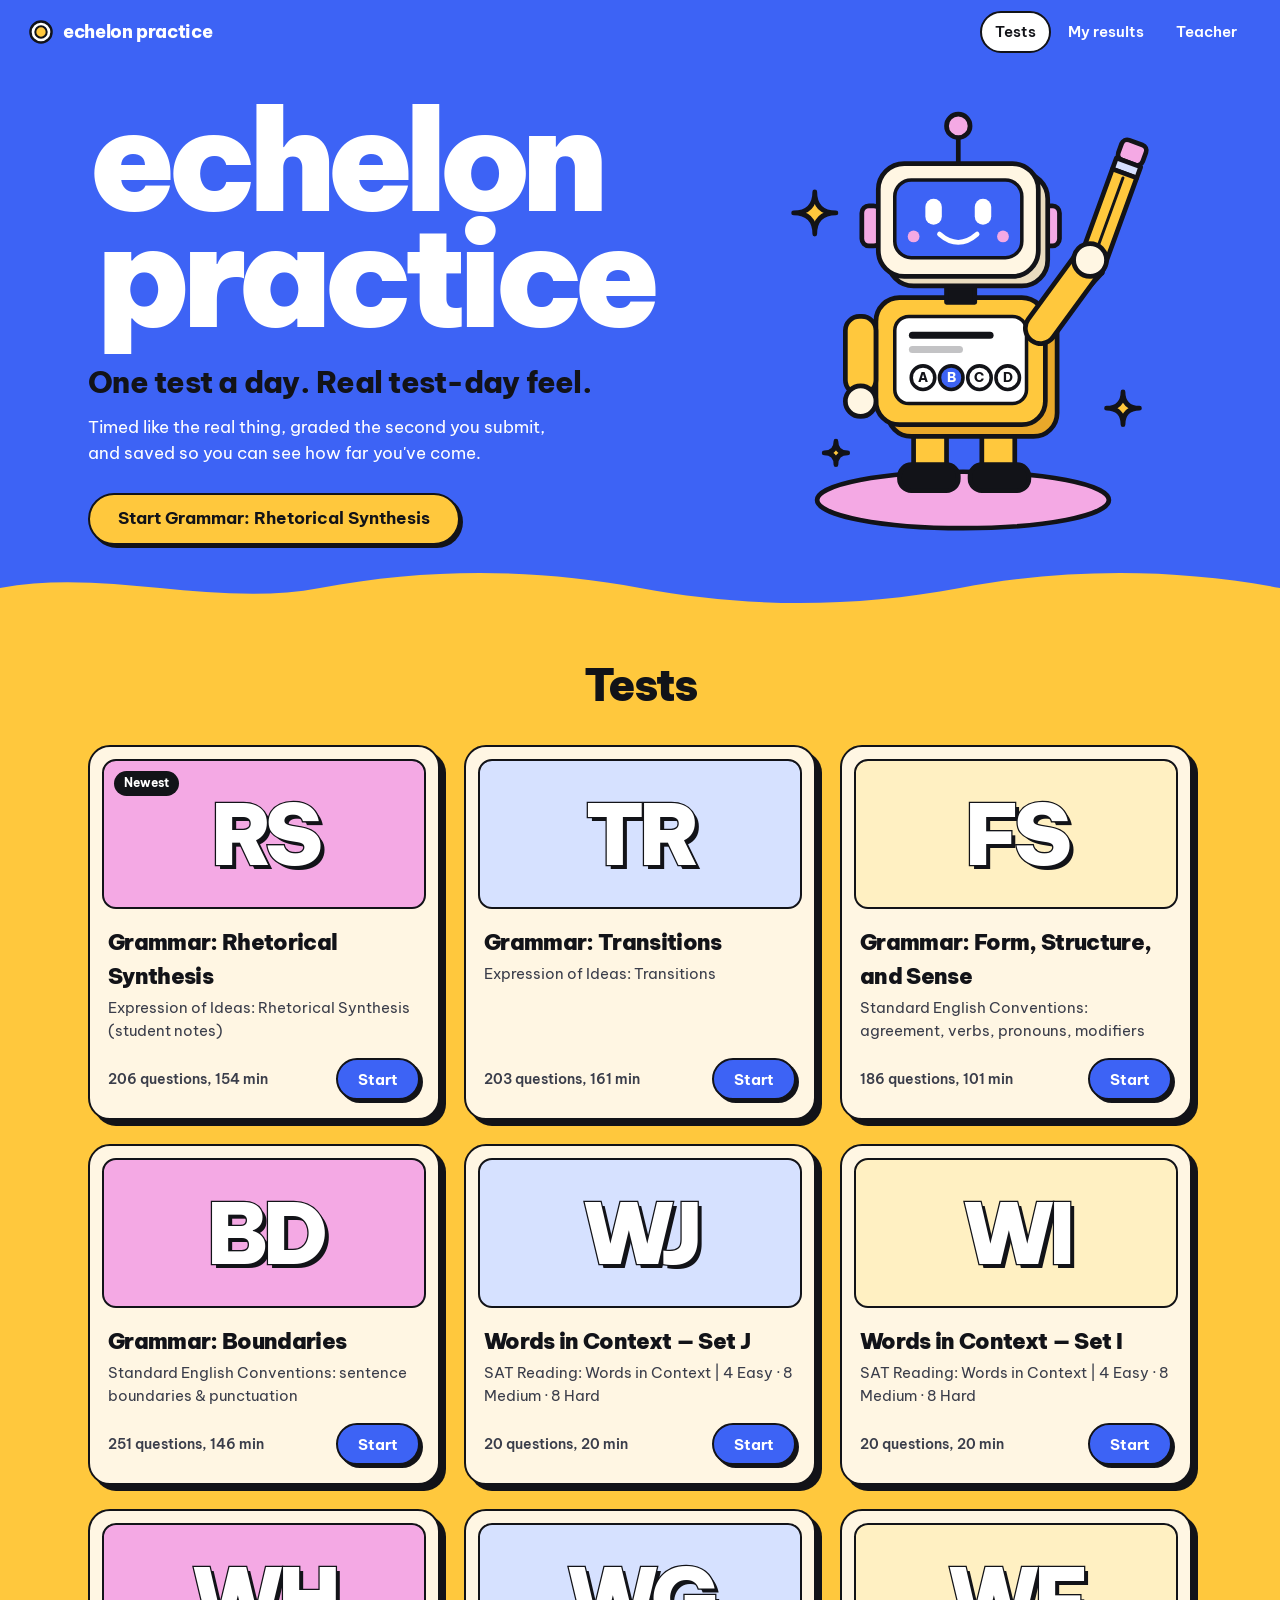
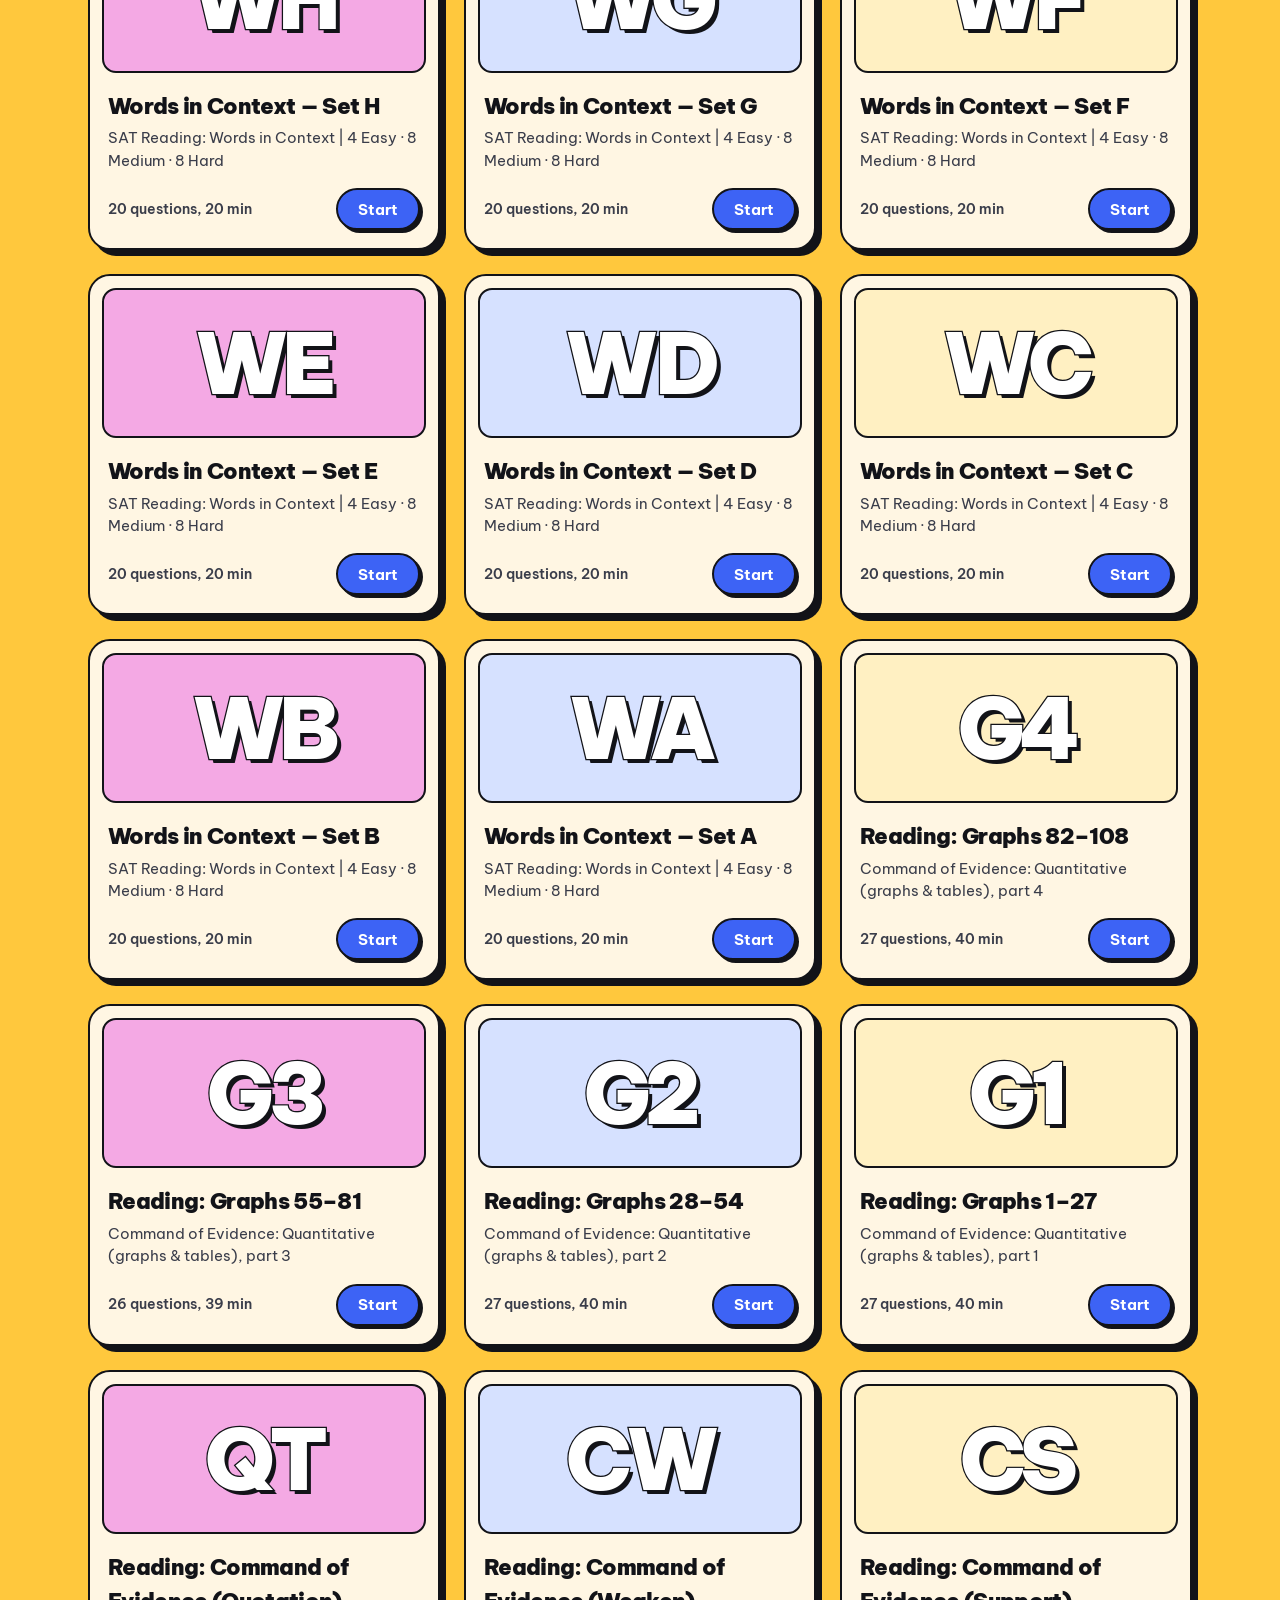
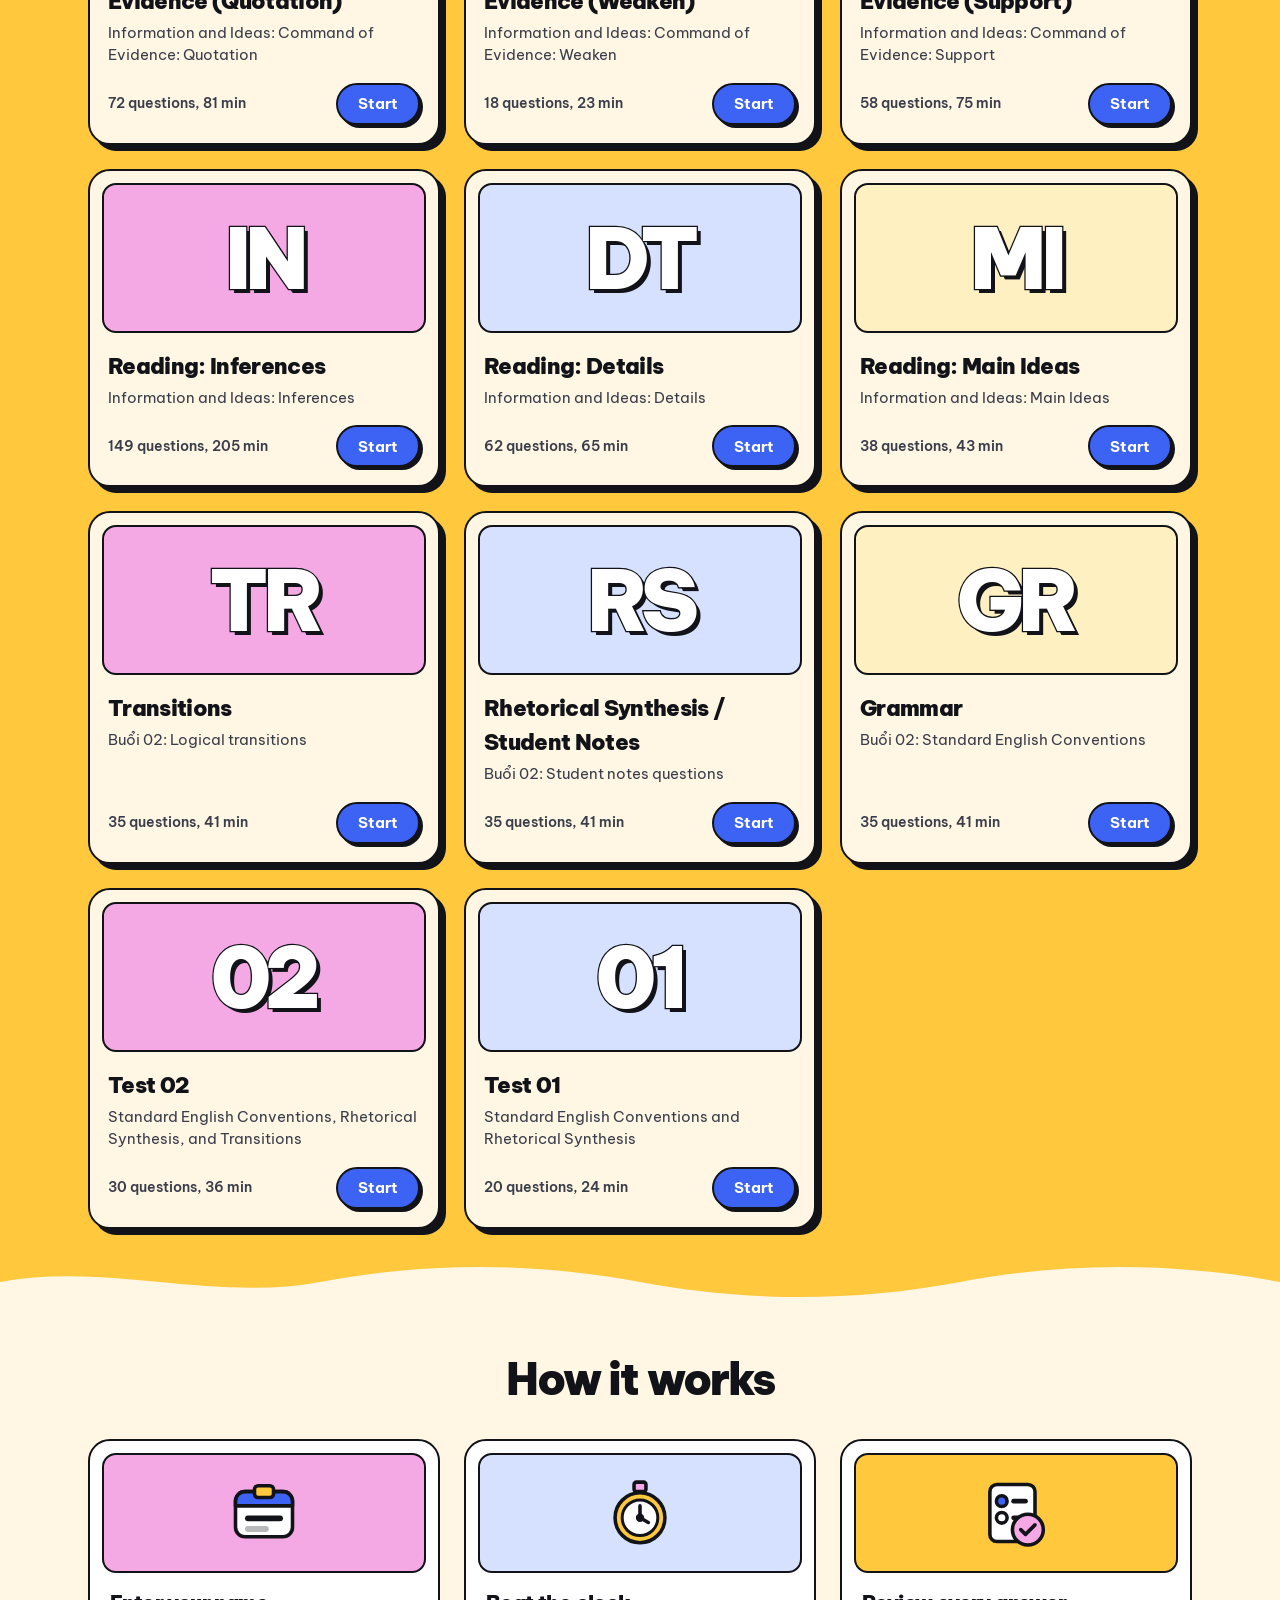
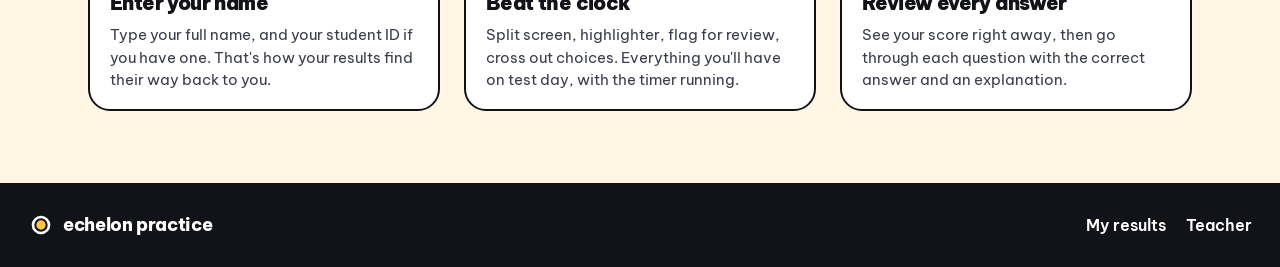
<file: index.html>
<!doctype html>
<html lang="en">
<head>
<meta charset="utf-8">
<meta name="viewport" content="width=device-width, initial-scale=1">
<meta name="theme-color" content="#3D63F5">
<link rel="icon" href="data:image/svg+xml,%3Csvg xmlns='http://www.w3.org/2000/svg' viewBox='0 0 32 32'%3E%3Ccircle cx='16' cy='16' r='13' fill='%233D63F5' stroke='%23121318' stroke-width='3'/%3E%3Ccircle cx='16' cy='16' r='7' fill='%23FFC83D' stroke='%23121318' stroke-width='2.5'/%3E%3C/svg%3E">
<link rel="preconnect" href="https://fonts.googleapis.com">
<link rel="preconnect" href="https://fonts.gstatic.com" crossorigin>
<link rel="stylesheet" href="https://fonts.googleapis.com/css2?family=Be+Vietnam+Pro:wght@400;500;600;700;800;900&family=Source+Serif+4:opsz,wght@8..60,400;8..60,600&display=swap">
<link rel="stylesheet" href="components/UI/styles.css">
<title>Practice tests</title>
</head>
<body>
<div id="app"></div>
<script src="config.js"></script>
<script src="questions/data/manifest.js"></script>
<script src="logic/util.js"></script>
<script src="logic/qbank.js"></script>
<script src="logic/scoring.js"></script>
<script src="student-history/storage.js"></script>
<script src="components/UI/art.js"></script>
<script src="components/UI/chrome.js"></script>
<script src="components/UI/library.js"></script>
</body>
</html>
</file>
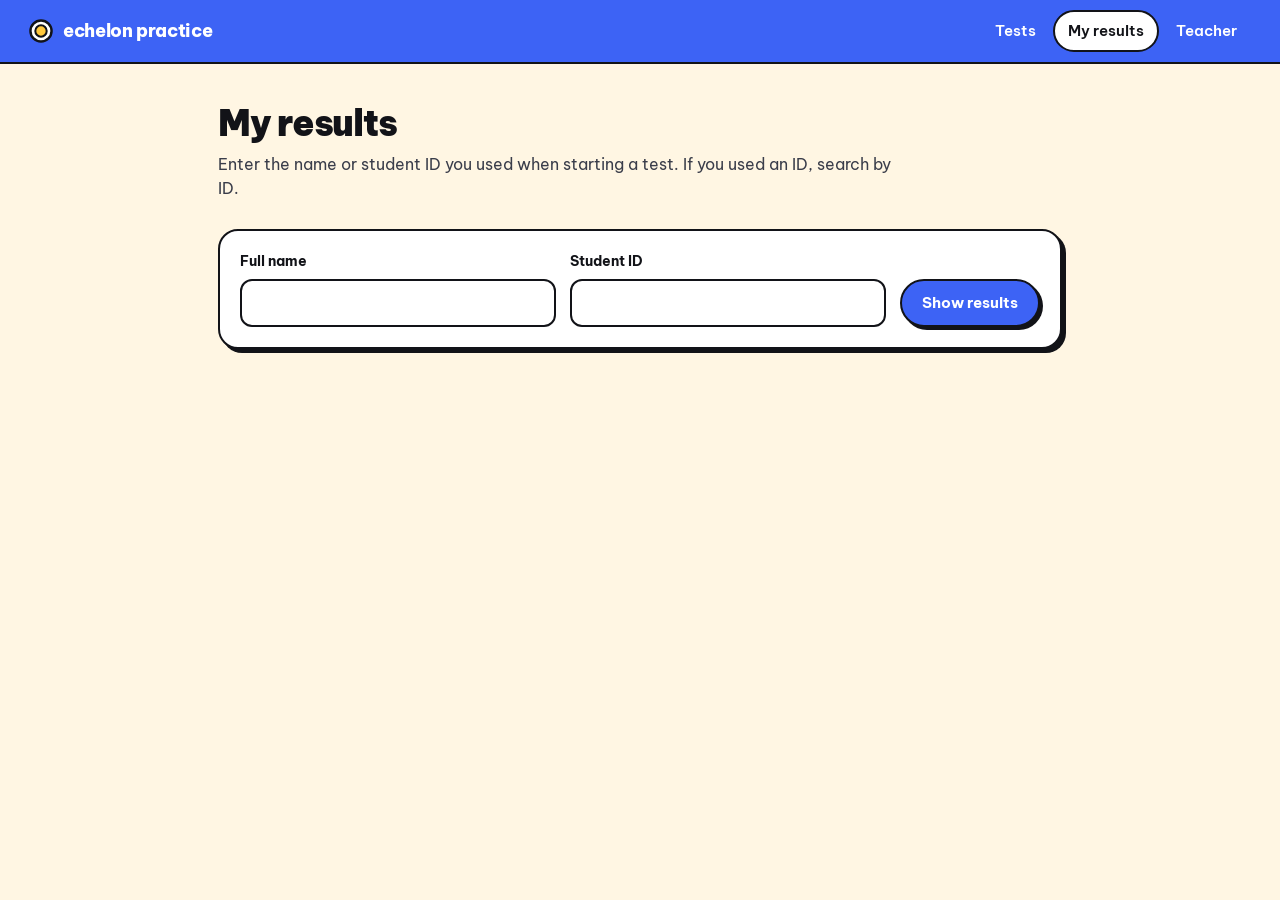
<file: history.html>
<!doctype html>
<html lang="en">
<head>
<meta charset="utf-8">
<meta name="viewport" content="width=device-width, initial-scale=1">
<meta name="theme-color" content="#3D63F5">
<link rel="icon" href="data:image/svg+xml,%3Csvg xmlns='http://www.w3.org/2000/svg' viewBox='0 0 32 32'%3E%3Ccircle cx='16' cy='16' r='13' fill='%233D63F5' stroke='%23121318' stroke-width='3'/%3E%3Ccircle cx='16' cy='16' r='7' fill='%23FFC83D' stroke='%23121318' stroke-width='2.5'/%3E%3C/svg%3E">
<link rel="preconnect" href="https://fonts.googleapis.com">
<link rel="preconnect" href="https://fonts.gstatic.com" crossorigin>
<link rel="stylesheet" href="https://fonts.googleapis.com/css2?family=Be+Vietnam+Pro:wght@400;500;600;700;800;900&family=Source+Serif+4:opsz,wght@8..60,400;8..60,600&display=swap">
<link rel="stylesheet" href="components/UI/styles.css">
<title>My results</title>
</head>
<body>
<div id="app"></div>
<script src="config.js"></script>
<script src="questions/data/manifest.js"></script>
<script src="logic/util.js"></script>
<script src="logic/qbank.js"></script>
<script src="logic/scoring.js"></script>
<script src="student-history/storage.js"></script>
<script src="components/UI/art.js"></script>
<script src="components/UI/chrome.js"></script>
<script src="logic/highlighter.js"></script>
<script src="components/UI/renderers.js"></script>
<script src="components/UI/review.js"></script>
<script src="student-history/history.js"></script>
</body>
</html>
</file>
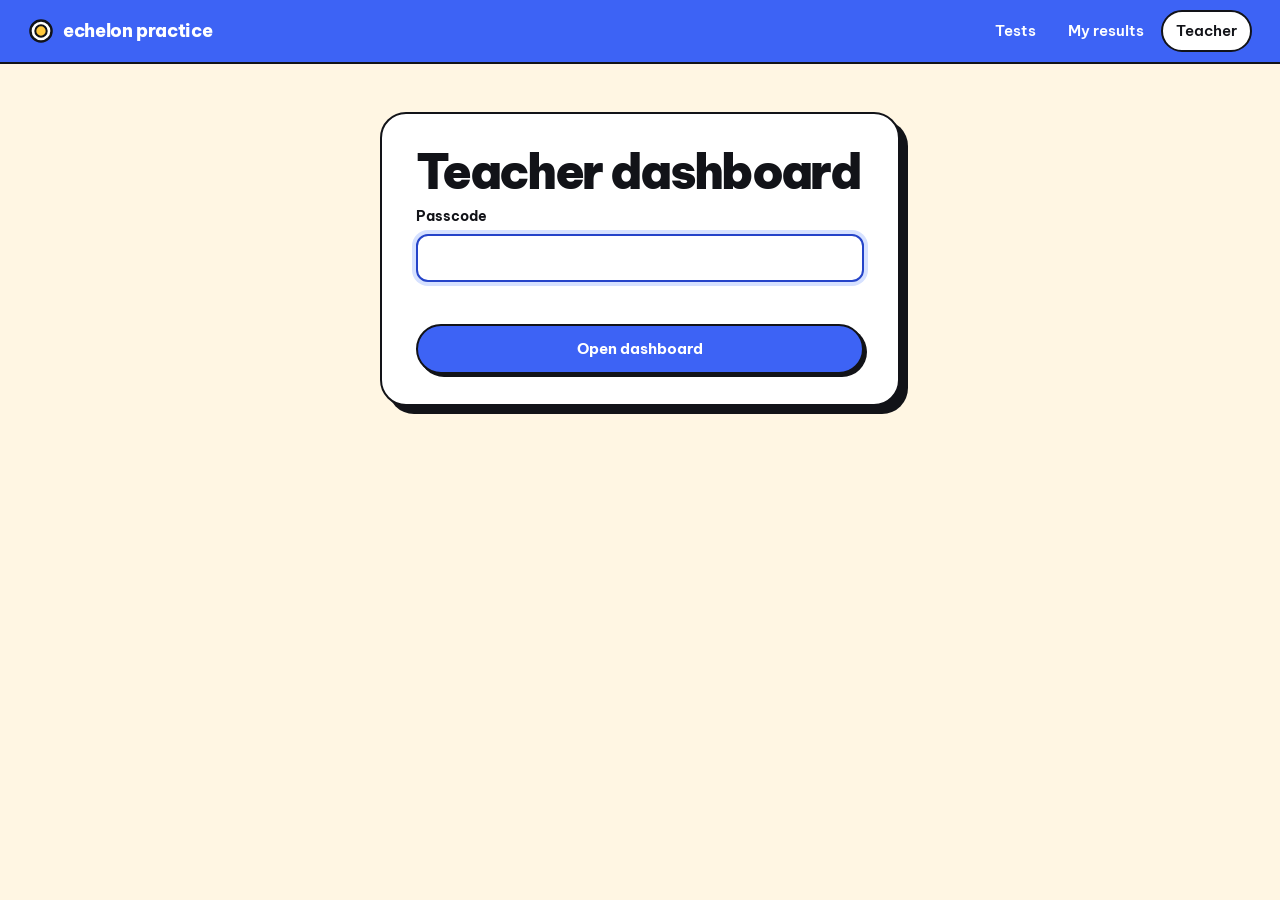
<file: teacher.html>
<!doctype html>
<html lang="en">
<head>
<meta charset="utf-8">
<meta name="viewport" content="width=device-width, initial-scale=1">
<meta name="theme-color" content="#3D63F5">
<link rel="icon" href="data:image/svg+xml,%3Csvg xmlns='http://www.w3.org/2000/svg' viewBox='0 0 32 32'%3E%3Ccircle cx='16' cy='16' r='13' fill='%233D63F5' stroke='%23121318' stroke-width='3'/%3E%3Ccircle cx='16' cy='16' r='7' fill='%23FFC83D' stroke='%23121318' stroke-width='2.5'/%3E%3C/svg%3E">
<link rel="preconnect" href="https://fonts.googleapis.com">
<link rel="preconnect" href="https://fonts.gstatic.com" crossorigin>
<link rel="stylesheet" href="https://fonts.googleapis.com/css2?family=Be+Vietnam+Pro:wght@400;500;600;700;800;900&family=Source+Serif+4:opsz,wght@8..60,400;8..60,600&display=swap">
<link rel="stylesheet" href="components/UI/styles.css">
<title>Teacher dashboard</title>
</head>
<body>
<div id="app"></div>
<script src="config.js"></script>
<script src="questions/data/manifest.js"></script>
<script src="logic/util.js"></script>
<script src="logic/qbank.js"></script>
<script src="logic/scoring.js"></script>
<script src="student-history/storage.js"></script>
<script src="components/UI/art.js"></script>
<script src="components/UI/chrome.js"></script>
<script src="logic/highlighter.js"></script>
<script src="components/UI/renderers.js"></script>
<script src="components/UI/review.js"></script>
<script src="teacher-dashboard/stats.js"></script>
<script src="teacher-dashboard/dashboard.js"></script>
</body>
</html>
</file>
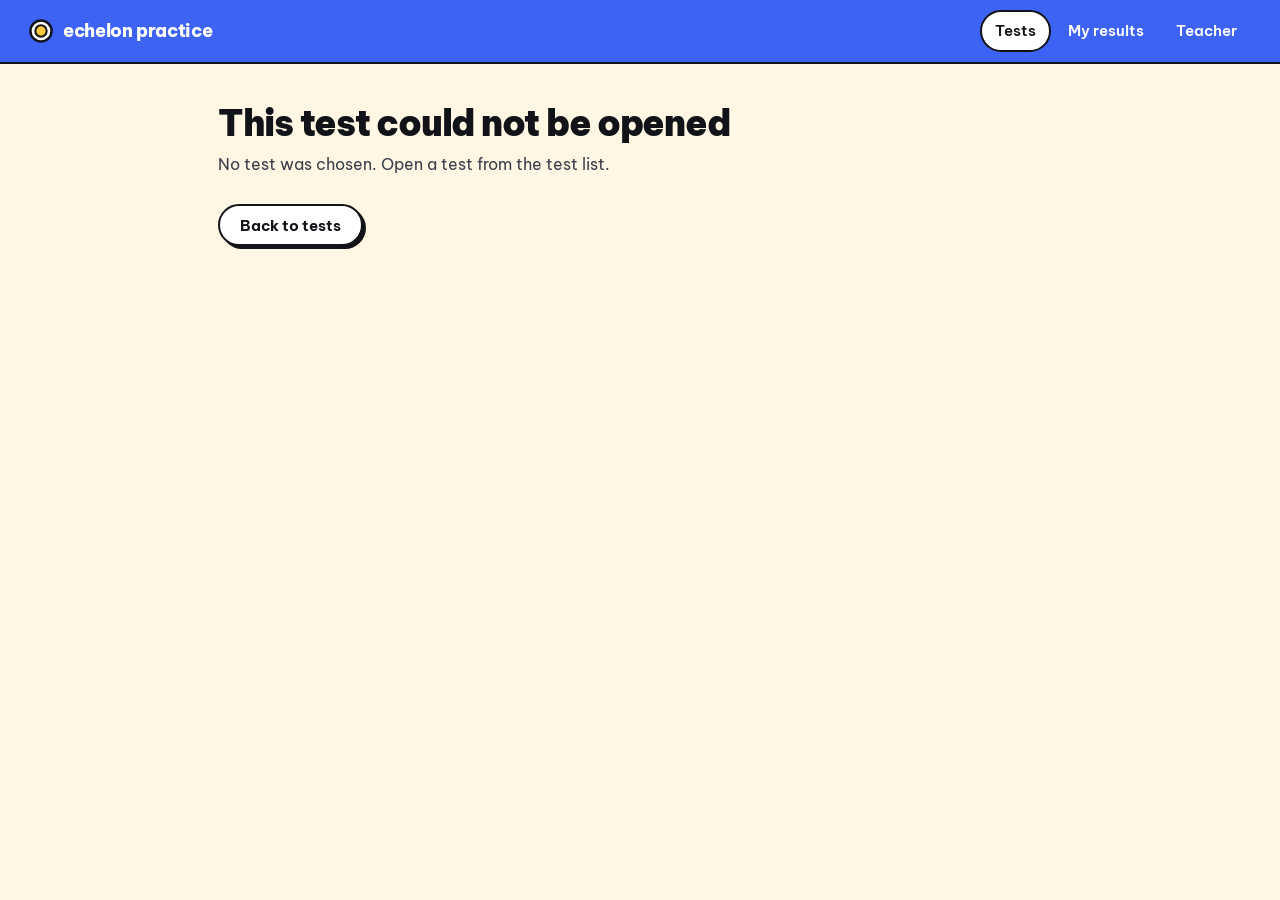
<file: test.html>
<!doctype html>
<html lang="en">
<head>
<meta charset="utf-8">
<meta name="viewport" content="width=device-width, initial-scale=1">
<meta name="theme-color" content="#3D63F5">
<link rel="icon" href="data:image/svg+xml,%3Csvg xmlns='http://www.w3.org/2000/svg' viewBox='0 0 32 32'%3E%3Ccircle cx='16' cy='16' r='13' fill='%233D63F5' stroke='%23121318' stroke-width='3'/%3E%3Ccircle cx='16' cy='16' r='7' fill='%23FFC83D' stroke='%23121318' stroke-width='2.5'/%3E%3C/svg%3E">
<link rel="preconnect" href="https://fonts.googleapis.com">
<link rel="preconnect" href="https://fonts.gstatic.com" crossorigin>
<link rel="stylesheet" href="https://fonts.googleapis.com/css2?family=Be+Vietnam+Pro:wght@400;500;600;700;800;900&family=Source+Serif+4:opsz,wght@8..60,400;8..60,600&display=swap">
<link rel="stylesheet" href="components/UI/styles.css">
<title>Test</title>
</head>
<body>
<div id="app"></div>
<script src="config.js"></script>
<script src="questions/data/manifest.js"></script>
<script src="logic/util.js"></script>
<script src="logic/qbank.js"></script>
<script src="logic/scoring.js"></script>
<script src="student-history/storage.js"></script>
<script src="components/UI/art.js"></script>
<script src="components/UI/chrome.js"></script>
<script src="logic/timer.js"></script>
<script src="logic/navigation.js"></script>
<script src="logic/highlighter.js"></script>
<script src="components/UI/renderers.js"></script>
<script src="components/UI/review.js"></script>
<script src="components/UI/runner.js"></script>
</body>
</html>
</file>
<file: components/UI/styles.css>
/* ============ Tokens ============
   Cobalt blue leads; marigold and bubblegum pink are the supporting colours; ink outlines hold it together. */
:root {
  --ink: #121318;
  --ink-2: #3a3d4a;
  --muted: #5f6374;
  --line: #d9d4c6;
  --paper: #ffffff;
  --cream: #fff6e3;
  --cream-deep: #eadcbf;
  --blue: #3d63f5;
  --blue-deep: #2544c9;
  --sky: #d6e1ff;
  --sky-2: #eef2ff;
  --pink: #f4a9e4;
  --pink-soft: #fde4f6;
  --sun: #ffc83d;
  --sun-deep: #e9a82a;
  --sun-soft: #fff0c2;
  --flag: #e5484d;
  --hl: #ffe27a;
  --ok: #178a52;
  --ok-soft: #dcf5e7;
  --bad: #d93a2b;
  --bad-soft: #ffe4de;
  --b: 2.5px solid var(--ink);
  --pop: 4px 4px 0 var(--ink);
  --ui: "Be Vietnam Pro", system-ui, -apple-system, "Segoe UI", Roboto, Helvetica, Arial, sans-serif;
  --read: "Source Serif 4", "Iowan Old Style", Georgia, "Times New Roman", serif;
}

*, *::before, *::after { box-sizing: border-box; }
html, body { margin: 0; }
body { font-family: var(--ui); color: var(--ink); background: var(--cream); font-size: 16px; line-height: 1.55; -webkit-font-smoothing: antialiased; }
body.in-exam { background: var(--paper); overflow: hidden; }
button, input, select { font: inherit; color: inherit; }
button { cursor: pointer; }
button:disabled { cursor: default; }
a { color: var(--blue-deep); }
:focus-visible { outline: 3px solid var(--blue); outline-offset: 2px; }
[hidden] { display: none !important; }
svg { display: block; }
.muted { color: var(--muted); }
.right { text-align: right; }
.row { display: flex; flex-wrap: wrap; gap: 12px; align-items: center; }

/* ============ Buttons ============ */
.btn {
  display: inline-flex; align-items: center; justify-content: center; gap: 6px;
  min-height: 42px; padding: 0 20px; border: var(--b); border-radius: 999px;
  background: var(--paper); color: var(--ink); font-weight: 700; font-size: 15px; text-decoration: none;
  box-shadow: 3px 3px 0 var(--ink); transition: transform .08s, box-shadow .08s;
}
.btn:hover:not(:disabled) { transform: translate(-1px, -1px); box-shadow: 4px 4px 0 var(--ink); }
.btn:active:not(:disabled) { transform: translate(2px, 2px); box-shadow: 1px 1px 0 var(--ink); }
.btn:disabled { opacity: .4; box-shadow: none; }
.btn--primary { background: var(--blue); color: #fff; }
.btn--sun { background: var(--sun); color: var(--ink); }
.btn--lg { min-height: 52px; padding: 0 28px; font-size: 17px; }
.btn--pill { }
.btn--block { width: 100%; min-height: 50px; }
.linkbtn { background: none; border: 0; padding: 2px 4px; color: var(--blue-deep); font-weight: 700; font-size: 14px; }
.linkbtn:hover { text-decoration: underline; }
.iconbtn { background: none; border: 0; padding: 6px; border-radius: 8px; display: inline-flex; color: var(--ink); }
.iconbtn:hover { background: var(--sky-2); }
.ico { display: inline-flex; }

/* ============ Forms ============ */
.field { display: grid; gap: 6px; margin-bottom: 16px; }
.field__label { font-weight: 700; font-size: 14px; }
.field__hint { font-size: 13px; color: var(--muted); margin-top: -2px; }
.input { width: 100%; height: 48px; padding: 0 14px; border: var(--b); border-radius: 12px; background: var(--paper); }
.input:focus { outline: none; box-shadow: 0 0 0 4px var(--sky); border-color: var(--blue-deep); }
.input--search { max-width: 320px; height: 42px; }
.form-err { color: var(--bad); font-size: 14px; font-weight: 600; min-height: 1em; margin: 0 0 12px; }
.check-label { display: inline-flex; align-items: center; gap: 8px; font-size: 14px; font-weight: 600; color: var(--ink-2); cursor: pointer; }
.check-label input { width: 18px; height: 18px; accent-color: var(--blue); }

/* ============ Site chrome ============ */
.site-top { display: flex; align-items: center; justify-content: space-between; gap: 16px; height: 64px; padding: 0 28px; background: var(--blue); border-bottom: var(--b); }
.site-top--band { background: transparent; border-bottom: 0; }
.site-brand { display: inline-flex; align-items: center; gap: 9px; font-weight: 800; font-size: 18px; color: #fff; text-decoration: none; letter-spacing: -.02em; text-transform: lowercase; }
.site-brand .mark { width: 26px; height: 26px; }
.site-nav { display: flex; gap: 2px; }
.site-nav__link { padding: 7px 13px; border-radius: 999px; color: #fff; text-decoration: none; font-weight: 600; font-size: 15px; border: 2px solid transparent; }
.site-nav__link:hover { border-color: rgba(255, 255, 255, .6); }
.site-nav__link.is-on { background: #fff; color: var(--ink); border-color: var(--ink); }
.site-foot { display: flex; flex-wrap: wrap; justify-content: space-between; align-items: center; gap: 16px; padding: 28px; background: var(--ink); }
.site-foot__nav { display: flex; gap: 20px; }
.site-foot__nav a { color: #fff; font-weight: 600; text-decoration: none; }
.site-foot__nav a:hover { text-decoration: underline; }

.wrap { max-width: 900px; margin: 0 auto; padding: 40px 28px 80px; }
.wrap--wide { max-width: 1140px; }
.h1 { font-size: 36px; line-height: 1.1; letter-spacing: -.035em; margin: 0 0 8px; font-weight: 900; }
.h2 { font-size: 21px; margin: 36px 0 14px; font-weight: 800; letter-spacing: -.02em; }
.lede { color: var(--ink-2); margin: 0 0 28px; max-width: 62ch; }
.crumb { display: inline-flex; margin-bottom: 16px; font-size: 14px; font-weight: 700; text-decoration: none; color: var(--ink); border-bottom: 2px solid var(--ink); }
.crumb::before { content: "‹\00a0"; }
.empty { color: var(--muted); padding: 24px 0; }
.notice { background: var(--sun-soft); border: var(--b); border-radius: 14px; padding: 12px 16px; font-size: 14px; font-weight: 500; margin-bottom: 20px; }
.notice--bad { background: var(--bad-soft); }
.section-bar { display: flex; flex-wrap: wrap; align-items: center; justify-content: space-between; gap: 12px; margin: 40px 0 14px; }
.section-bar .h2 { margin: 0; }
.tag { display: inline-block; margin-left: 8px; padding: 1px 9px; border-radius: 999px; background: var(--sky); color: var(--ink); font-size: 12px; font-weight: 700; vertical-align: 1px; border: 1.5px solid var(--ink); }
.tag--bad { background: var(--bad-soft); }
.tag--flag { background: var(--pink-soft); }

/* ============ Home ============ */
.hero { background: var(--blue); color: #fff; padding-bottom: 60px; }
.hero__in { display: grid; grid-template-columns: 1.15fr .85fr; align-items: center; gap: 24px; max-width: 1160px; margin: 0 auto; padding: 36px 28px 0; }
.wordmark { margin: 0; font-weight: 900; font-size: clamp(64px, 11vw, 150px); line-height: .82; letter-spacing: -.065em; color: #fff; }
.wordmark span { display: block; }
.wordmark span + span { padding-left: .06em; }
.hero__sub { font-size: clamp(22px, 2.6vw, 30px); font-weight: 800; letter-spacing: -.025em; color: var(--ink); margin: 26px 0 8px; }
.hero__text { font-size: 17px; max-width: 44ch; margin: 0 0 26px; color: #fff; }
.hero__art { justify-self: center; width: 100%; max-width: 400px; }
.robot { width: 100%; height: auto; animation: bob 4.5s ease-in-out infinite; }
@keyframes bob { 50% { transform: translateY(-8px); } }

.band { position: relative; }
.band__edge { position: absolute; left: 0; right: 0; top: -39px; height: 40px; }
.band__edge .wave { width: 100%; height: 40px; }
.band--sun { background: var(--sun); color: var(--sun); }
.band--cream { background: var(--cream); color: var(--cream); }
.band__in { color: var(--ink); max-width: 1160px; margin: 0 auto; padding: 44px 28px 72px; }
.band__title { font-size: clamp(30px, 4vw, 44px); font-weight: 900; letter-spacing: -.045em; margin: 0 0 26px; text-align: center; }

.tgrid { list-style: none; margin: 0; padding: 0; display: grid; grid-template-columns: repeat(auto-fill, minmax(260px, 1fr)); gap: 24px; }
.tcard { display: flex; flex-direction: column; background: var(--cream); border: var(--b); border-radius: 22px; box-shadow: 6px 6px 0 var(--ink); overflow: hidden; }
.tcard__top { position: relative; display: grid; place-items: center; height: 150px; margin: 12px 12px 0; border: var(--b); border-radius: 14px; background: var(--pink); text-decoration: none; color: var(--ink); }
.tcard:nth-child(3n + 2) .tcard__top { background: var(--sky); }
.tcard:nth-child(3n + 3) .tcard__top { background: var(--sun-soft); }
.tcard__num { font-size: 84px; font-weight: 900; letter-spacing: -.07em; line-height: 1; color: #fff; -webkit-text-stroke: 2.5px var(--ink); paint-order: stroke fill; text-shadow: 4px 4px 0 var(--ink); }
.tcard__badge { position: absolute; top: 10px; left: 10px; background: var(--ink); color: #fff; font-size: 12px; font-weight: 700; padding: 3px 10px; border-radius: 999px; }
.tcard__body { display: flex; flex-direction: column; flex: 1; padding: 16px 18px 18px; }
.tcard__title { font-size: 22px; font-weight: 900; letter-spacing: -.03em; margin: 0 0 4px; }
.tcard__desc { margin: 0 0 16px; font-size: 14.5px; color: var(--ink-2); flex: 1; }
.tcard__foot { display: flex; justify-content: space-between; align-items: center; gap: 10px; }
.tcard__meta { font-size: 13.5px; font-weight: 600; color: var(--ink-2); }

.steps { list-style: none; margin: 0; padding: 0; display: grid; grid-template-columns: repeat(3, 1fr); gap: 24px; }
.step { background: #fff; border: var(--b); border-radius: 22px; padding: 12px; }
.step__art { display: grid; place-items: center; height: 120px; border: var(--b); border-radius: 14px; background: var(--pink); }
.step:nth-child(2) .step__art { background: var(--sky); }
.step:nth-child(3) .step__art { background: var(--sun); }
.step__art svg { width: 76px; height: 76px; }
.step__body { padding: 14px 8px 6px; }
.step__title { font-size: 20px; font-weight: 900; letter-spacing: -.03em; margin: 0 0 6px; }
.step__body p { margin: 0; font-size: 14.5px; color: var(--ink-2); }

/* ============ Start screen & forms on panels ============ */
.start { max-width: 520px; margin: 48px auto 80px; padding: 34px 34px 30px; background: var(--paper); border: var(--b); border-radius: 26px; box-shadow: 8px 8px 0 var(--ink); }
.start__title { font-size: 48px; line-height: 1; letter-spacing: -.055em; font-weight: 900; margin: 0 0 10px; }
.start__desc { color: var(--ink-2); margin: 0 0 18px; }
.start__sections { list-style: none; counter-reset: s; margin: 0 0 4px; padding: 0; }
.start__sections li { counter-increment: s; display: flex; justify-content: space-between; gap: 12px; padding: 10px 14px; margin-bottom: 8px; border: 2px solid var(--ink); border-radius: 12px; background: var(--sky-2); font-size: 15px; font-weight: 600; }
.start__sections li:nth-child(2) { background: var(--pink-soft); }
.start__sections li:nth-child(3) { background: var(--sun-soft); }
.start__sections li > span:first-child::before { content: "Part " counter(s) ": "; color: var(--muted); font-weight: 500; }
.start__meta { display: inline-block; font-weight: 800; margin: 14px 0 24px; padding: 4px 12px; background: var(--sun); border: 2px solid var(--ink); border-radius: 999px; }
.resume { border: var(--b); border-radius: 16px; padding: 18px; background: var(--cream); }
.resume p { margin: 0 0 12px; }

/* ============ Exam room ============ */
.exam { display: grid; grid-template-rows: auto auto 1fr auto; height: 100vh; height: 100dvh; }
.exam-top { display: grid; grid-template-columns: 1fr auto 1fr; align-items: center; gap: 12px; padding: 10px 24px 8px; }
.exam-top__l { display: flex; flex-direction: column; align-items: flex-start; min-width: 0; }
.exam-section { font-weight: 800; font-size: 17px; letter-spacing: -.01em; white-space: nowrap; overflow: hidden; text-overflow: ellipsis; max-width: 100%; }
.exam-top__l .linkbtn { padding-left: 0; }
.exam-top__r { display: flex; justify-content: flex-end; }
.timer-wrap { display: flex; flex-direction: column; align-items: center; }
.timer { font-size: 24px; font-weight: 800; font-variant-numeric: tabular-nums; letter-spacing: -.01em; min-width: 4.5ch; text-align: center; }
.timer.is-low { color: var(--bad); }
.timer.is-hidden { visibility: hidden; height: 0; overflow: hidden; }
.tool { background: #fff; border: 2px solid var(--ink); border-radius: 999px; padding: 6px 14px; font-size: 14px; font-weight: 700; }
.tool:hover:not(:disabled) { background: var(--sun-soft); }
.tool:disabled { opacity: .35; }

/* The rail: one bead per question */
.rail { display: flex; gap: 4px; padding: 4px 24px 12px; border-bottom: var(--b); }
.rail__seg { flex: 1 1 0; min-width: 5px; height: 12px; padding: 0; border: 2px solid var(--ink); border-radius: 999px; background: #fff; position: relative; }
.rail__seg.is-newsec { margin-left: 12px; }
.rail__seg.is-done { background: var(--blue); }
.rail__seg.is-cur { background: var(--sun); }
.rail__seg.is-flag::after { content: ""; position: absolute; left: 50%; top: -9px; width: 7px; height: 7px; margin-left: -3.5px; border-radius: 50%; background: var(--flag); border: 1.5px solid var(--ink); }
.rail__seg:hover { transform: scaleY(1.2); }

.exam-body { min-height: 0; overflow: auto; }
.split { display: grid; grid-template-columns: var(--left, 50%) 14px 1fr; height: 100%; min-height: 0; }
.pane { overflow: auto; min-height: 0; }
.divider { position: relative; background: var(--cream); border-left: 2px solid var(--ink); border-right: 2px solid var(--ink); cursor: col-resize; touch-action: none; }
.divider__grip { position: absolute; top: 50%; left: 50%; width: 6px; height: 40px; margin: -20px 0 0 -3px; border-radius: 3px; background: var(--ink); }
.divider:hover .divider__grip, .divider:focus-visible .divider__grip { background: var(--blue); }
.solo { max-width: 760px; margin: 0 auto; }

.passage { font-family: var(--read); font-size: 18px; line-height: 1.72; padding: 36px 40px 60px; max-width: 70ch; }
.passage p { margin: 0 0 1em; }
.passage ul.notes { margin: 0; padding-left: 1.2em; }
.passage ul.notes li { margin: 0 0 .55em; padding-left: .2em; }
.passage ul.notes li::marker { color: var(--blue); }
.passage--sm { font-size: 16px; padding: 12px 0 0; }
.blank { display: inline-block; width: 4.5em; height: 1em; border-bottom: 2px solid var(--ink); vertical-align: -.1em; margin: 0 .15em; }
.blank--num { width: auto; min-width: 2em; height: auto; font-size: 12px; font-weight: 700; text-align: center; color: var(--muted); }
mark.hl { background: var(--hl); color: inherit; border-radius: 3px; cursor: pointer; box-shadow: 0 2px 0 var(--sun-deep); }

.qpane { padding: 28px 40px 60px; max-width: 720px; }
.qhead { display: flex; align-items: center; gap: 12px; padding: 6px 8px 6px 6px; margin-bottom: 22px; background: var(--sun-soft); border: 2px solid var(--ink); border-radius: 12px; }
.qhead__sp { flex: 1; }
.qnum { display: inline-grid; place-items: center; min-width: 32px; height: 32px; padding: 0 7px; background: var(--ink); color: #fff; font-weight: 800; font-size: 15px; border-radius: 8px; font-variant-numeric: tabular-nums; }
.flag { display: inline-flex; align-items: center; gap: 6px; background: none; border: 0; padding: 4px 8px; font-size: 14px; font-weight: 700; color: var(--ink-2); border-radius: 8px; }
.flag:hover { background: #fff; }
.flag.is-on { color: var(--flag); }
.flag.is-on svg path { fill: currentColor; }
.elim-toggle { border: 2px solid var(--ink); background: #fff; border-radius: 8px; padding: 1px 8px; font-size: 12px; font-weight: 800; letter-spacing: .04em; text-decoration: line-through; }
.elim-toggle.is-on { background: var(--blue); color: #fff; }
.prompt { font-size: 16.5px; margin: 0 0 18px; }
.prompt p { margin: 0 0 .8em; }

.choices { display: grid; gap: 12px; }
.choice { display: flex; align-items: center; gap: 10px; }
.choice__main { flex: 1; display: flex; align-items: flex-start; gap: 14px; padding: 12px 16px; text-align: left; background: #fff; border: 2px solid var(--ink); border-radius: 14px; line-height: 1.45; min-height: 54px; transition: transform .08s, box-shadow .08s; }
.choice__main:hover { background: var(--sky-2); }
.choice__letter { flex: none; display: inline-grid; place-items: center; width: 28px; height: 28px; border: 2px solid var(--ink); border-radius: 50%; font-weight: 800; font-size: 14px; background: #fff; }
.choice__text { padding-top: 2px; }
.choice.is-picked .choice__main { background: var(--sky); box-shadow: 4px 4px 0 var(--blue-deep); transform: translate(-2px, -2px); }
.choice.is-picked .choice__letter { background: var(--blue); color: #fff; }
.choice.is-out .choice__main { opacity: .5; }
.choice.is-out .choice__text { text-decoration: line-through; }
.choice__strike { flex: none; width: 44px; height: 32px; border: 0; background: none; font-size: 13px; font-weight: 800; color: var(--ink-2); text-decoration: underline; }
.strike-letter { display: inline-grid; place-items: center; width: 24px; height: 24px; border: 2px solid var(--ink-2); border-radius: 50%; position: relative; text-decoration: none; }
.strike-letter::after { content: ""; position: absolute; left: -4px; right: -4px; top: 50%; border-top: 2px solid var(--ink-2); }

.cloze { font-family: var(--read); font-size: 18px; line-height: 2.2; }
.cloze__select, .cloze__input { font-family: var(--ui); font-size: 15px; font-weight: 600; height: 36px; border: 2px solid var(--ink); border-radius: 10px; padding: 0 8px; margin: 0 4px; background: #fff; vertical-align: middle; }
.cloze__select:focus, .cloze__input:focus { outline: none; box-shadow: 0 0 0 4px var(--sky); }
.order__label { font-size: 13px; font-weight: 700; color: var(--muted); margin: 14px 0 6px; }
.order__built { min-height: 62px; padding: 10px; border: 2px dashed var(--ink); border-radius: 14px; background: var(--sky-2); display: flex; flex-wrap: wrap; gap: 8px; align-items: center; }
.order__hint { color: var(--muted); font-size: 14px; }
.order__bank { display: flex; flex-wrap: wrap; gap: 8px; margin-bottom: 12px; }
.tok { padding: 7px 13px; border: 2px solid var(--ink); border-radius: 10px; background: #fff; font-family: var(--read); font-size: 17px; box-shadow: 2px 2px 0 var(--ink); }
.tok:hover:not(:disabled) { background: var(--sun-soft); }
.tok:disabled { opacity: .25; box-shadow: none; }
.tok--placed { background: var(--sky); }

.exam-bottom { display: grid; grid-template-columns: 1fr auto 1fr; align-items: center; gap: 12px; padding: 12px 24px; border-top: var(--b); background: var(--paper); }
.who { font-weight: 700; font-size: 15px; white-space: nowrap; overflow: hidden; text-overflow: ellipsis; }
.qcount { display: inline-flex; align-items: center; gap: 6px; background: var(--ink); color: #fff; border: 0; border-radius: 999px; padding: 10px 16px; font-weight: 700; font-size: 15px; font-variant-numeric: tabular-nums; white-space: nowrap; }
.qcount:hover { background: var(--blue-deep); }
.navbtns { display: flex; justify-content: flex-end; gap: 12px; }

.hl-pop { position: fixed; z-index: 60; display: flex; background: var(--ink); border-radius: 999px; padding: 4px; box-shadow: 3px 3px 0 var(--blue); }
.hl-pop button { background: none; border: 0; color: #fff; font-weight: 700; font-size: 14px; padding: 6px 14px; border-radius: 999px; }
.hl-pop button:hover { background: var(--blue); }

/* Navigator grid */
.qgroup + .qgroup { margin-top: 20px; }
.qgroup__title { font-size: 14px; font-weight: 800; margin: 0 0 10px; }
.qgrid { display: grid; grid-template-columns: repeat(auto-fill, minmax(46px, 1fr)); gap: 10px; }
.qcell { position: relative; height: 46px; border: 2px dashed var(--ink); border-radius: 12px; background: #fff; font-weight: 800; color: var(--ink); font-variant-numeric: tabular-nums; }
.qcell:hover { background: var(--sky-2); }
.qcell.is-done { background: var(--blue); border-style: solid; color: #fff; }
.qcell.is-flag::after { content: ""; position: absolute; top: -6px; right: -6px; width: 12px; height: 12px; border-radius: 50%; background: var(--flag); border: 2px solid var(--ink); }
.qcell.is-cur { box-shadow: 3px 3px 0 var(--ink); outline: 3px solid var(--sun); outline-offset: -6px; }
.legend { display: flex; flex-wrap: wrap; gap: 18px; font-size: 13px; font-weight: 600; color: var(--ink-2); margin: 0 0 18px; }
.legend span { display: inline-flex; align-items: center; gap: 8px; }
.qcell--k { display: inline-block; width: 20px; height: 20px; border-radius: 6px; }
.qcell--k.is-cur { outline-offset: -4px; outline-width: 2px; box-shadow: 2px 2px 0 var(--ink); }
.qcell--k.is-flag::after { width: 9px; height: 9px; top: -4px; right: -4px; }
.check { max-width: 760px; margin: 0 auto; padding: 40px 28px 60px; }
.check__title { font-size: 34px; font-weight: 900; margin: 0 0 6px; letter-spacing: -.04em; }
.check__counts { font-weight: 700; margin: 0 0 16px; }

/* Modal & toast */
.modal-back { position: fixed; inset: 0; z-index: 50; background: rgba(18, 19, 24, .5); display: grid; place-items: center; padding: 20px; }
.modal { width: 100%; max-width: 480px; max-height: calc(100vh - 40px); overflow: auto; background: #fff; border: var(--b); border-radius: 22px; padding: 22px 24px 22px; box-shadow: 8px 8px 0 var(--ink); }
.modal--wide { max-width: 640px; }
.modal__head { display: flex; justify-content: space-between; align-items: center; gap: 12px; margin-bottom: 14px; }
.modal__title { font-size: 22px; font-weight: 900; letter-spacing: -.03em; margin: 0; }
.modal__body p { margin: 0 0 12px; }
.modal__actions { display: flex; justify-content: flex-end; gap: 12px; margin-top: 22px; }
.prose p { margin: 0 0 12px; }
.toast { position: fixed; left: 50%; bottom: 88px; transform: translateX(-50%); z-index: 70; background: var(--ink); color: #fff; padding: 10px 18px; border-radius: 999px; font-size: 14px; font-weight: 700; box-shadow: 3px 3px 0 var(--sun); transition: opacity .3s; }
.toast.is-out { opacity: 0; }

/* ============ Results & review ============ */
.summary { margin-bottom: 20px; }
.summary__top { display: flex; flex-wrap: wrap; justify-content: space-between; align-items: center; gap: 24px; margin-bottom: 20px; }
.summary__title { font-size: 44px; font-weight: 900; line-height: 1; margin: 0 0 8px; letter-spacing: -.05em; }
.summary__meta { color: var(--ink-2); margin: 0; font-size: 15px; }
.score { display: grid; grid-template-columns: auto auto; column-gap: 12px; align-items: end; padding: 16px 22px; background: var(--blue); color: #fff; border: var(--b); border-radius: 20px; box-shadow: 6px 6px 0 var(--ink); }
.score__big { grid-row: span 2; font-size: 68px; line-height: .8; font-weight: 900; letter-spacing: -.06em; font-variant-numeric: tabular-nums; }
.score__of { font-size: 15px; font-weight: 600; }
.score__pct { font-size: 15px; font-weight: 900; color: var(--sun); }
.stats { display: grid; grid-template-columns: repeat(auto-fit, minmax(130px, 1fr)); gap: 12px; margin: 0 0 12px; }
.stat { background: #fff; border: 2px solid var(--ink); border-radius: 16px; padding: 12px 16px; }
.stat:nth-child(4n + 1) { background: var(--sky-2); }
.stat:nth-child(4n + 2) { background: var(--pink-soft); }
.stat:nth-child(4n + 3) { background: var(--sun-soft); }
.stat__n { font-size: 26px; font-weight: 900; font-variant-numeric: tabular-nums; letter-spacing: -.03em; line-height: 1.15; }
.stat__l { font-size: 13px; font-weight: 600; color: var(--ink-2); }
.stat--ok .stat__n { color: var(--ok); }
.stat--bad .stat__n { color: var(--bad); }
.summary + .row { margin: 22px 0 0; }

.rv-list { display: grid; gap: 18px; }
.rv { padding: 18px 20px 20px; background: #fff; border: 2px solid var(--ink); border-radius: 18px; }
.rv--bad { box-shadow: 5px 5px 0 var(--bad); }
.rv--skip { box-shadow: 5px 5px 0 var(--muted); }
.rv--ok { box-shadow: 5px 5px 0 var(--ok); }
.rv__head { display: flex; flex-wrap: wrap; align-items: center; gap: 10px; margin-bottom: 12px; }
.chip { font-size: 13px; font-weight: 800; padding: 2px 11px; border-radius: 999px; border: 2px solid var(--ink); }
.chip--ok { background: var(--ok-soft); color: var(--ok); }
.chip--bad { background: var(--bad-soft); color: var(--bad); }
.chip--skip, .chip--na { background: var(--cream); color: var(--ink-2); }
.rv__flag { display: inline-flex; align-items: center; gap: 4px; font-size: 13px; font-weight: 700; color: var(--flag); }
.rv__skill { font-size: 13px; font-weight: 600; color: var(--muted); margin-left: auto; }
.rv__passage { margin: 0 0 14px; padding: 10px 16px; background: var(--cream); border-radius: 12px; }
.rv__passage summary, .rv__exp summary { cursor: pointer; font-weight: 700; font-size: 14px; color: var(--blue-deep); }
.rv__exp { margin-top: 14px; background: var(--sky-2); border: 2px solid var(--ink); border-radius: 12px; padding: 10px 14px; }
.rv__exp > div { margin-top: 8px; font-size: 15px; }
.rv-choices { list-style: none; padding: 0; margin: 0; display: grid; gap: 8px; }
.rv-choice { display: flex; align-items: flex-start; gap: 12px; padding: 9px 12px; border: 2px solid var(--line); border-radius: 12px; }
.rv-choice__text { flex: 1; padding-top: 2px; }
.rv-choice__tag { font-size: 12px; font-weight: 800; white-space: nowrap; padding-top: 5px; }
.rv-choice.is-key { border-color: var(--ink); background: var(--ok-soft); }
.rv-choice.is-key .choice__letter { background: var(--ok); color: #fff; }
.rv-choice.is-key .rv-choice__tag { color: var(--ok); }
.rv-choice.is-pick:not(.is-key) { border-color: var(--ink); background: var(--bad-soft); }
.rv-choice.is-pick:not(.is-key) .choice__letter { background: var(--bad); color: #fff; }
.rv-choice.is-pick:not(.is-key) .rv-choice__tag { color: var(--bad); }
.rv-dl { display: grid; grid-template-columns: max-content 1fr; gap: 6px 18px; margin: 0; }
.rv-dl dt { font-weight: 700; color: var(--muted); font-size: 14px; }
.rv-dl dd { margin: 0; }

/* ============ Tables & dashboard ============ */
.table-wrap { overflow-x: auto; background: #fff; border: var(--b); border-radius: 18px; }
.table { width: 100%; border-collapse: collapse; font-size: 15px; }
.table th { text-align: left; font-size: 13px; font-weight: 700; color: var(--ink); background: var(--sky); padding: 11px 14px; border-bottom: 2px solid var(--ink); white-space: nowrap; }
.table td { padding: 12px 14px; border-bottom: 1.5px solid var(--cream-deep); vertical-align: middle; }
.table tbody tr:last-child td { border-bottom: 0; }
.table .num { text-align: right; font-variant-numeric: tabular-nums; white-space: nowrap; }
.table--click tbody tr { cursor: pointer; }
.table--click tbody tr:hover, .table--click tbody tr:focus-visible { background: var(--sun-soft); outline: none; }
.table--static tbody tr { cursor: default; }
.table--static tbody tr:hover { background: none; }
.summary .table--compact { max-width: 520px; border: var(--b); border-radius: 16px; border-collapse: separate; border-spacing: 0; overflow: hidden; background: #fff; }
.link { color: var(--blue-deep); font-weight: 700; font-size: 14px; text-decoration: none; }
.lookup { display: grid; grid-template-columns: 1fr 1fr auto; gap: 14px; align-items: end; margin-bottom: 24px; padding: 20px; background: #fff; border: var(--b); border-radius: 20px; box-shadow: var(--pop); }
.lookup .field { margin: 0; }
.lookup .btn { height: 48px; }
.results-out .stats { margin-bottom: 18px; }
.dash-bar { display: flex; flex-wrap: wrap; justify-content: space-between; align-items: center; gap: 12px; margin-bottom: 24px; }
.tabs { display: inline-flex; padding: 4px; gap: 4px; background: #fff; border: var(--b); border-radius: 999px; }
.tab { padding: 7px 18px; color: var(--ink); text-decoration: none; font-weight: 700; border-radius: 999px; }
.tab:hover { background: var(--sky-2); }
.tab.is-on { background: var(--blue); color: #fff; }
.bar { display: inline-block; width: 140px; height: 12px; border-radius: 999px; background: var(--cream); border: 2px solid var(--ink); overflow: hidden; vertical-align: middle; }
.bar > i { display: block; height: 100%; background: var(--blue); }
.bar-cell { white-space: nowrap; }
.bar-pct { display: inline-block; width: 3.5em; text-align: right; font-size: 13px; font-weight: 700; color: var(--ink-2); font-variant-numeric: tabular-nums; }

/* ============ Responsive ============ */
@media (max-width: 900px) {
  .split { display: block; height: auto; }
  .pane { overflow: visible; }
  .divider { display: none; }
  .pane--left { border-bottom: var(--b); background: var(--cream); }
  .passage { padding: 24px 24px 20px; font-size: 17px; }
  .qpane { padding: 22px 24px 40px; }
  .exam-top, .exam-bottom { padding-left: 16px; padding-right: 16px; }
  .rail { padding-left: 16px; padding-right: 16px; }
  .hero__in { grid-template-columns: 1fr; padding-top: 20px; }
  .hero__art { max-width: 300px; }
  .steps { grid-template-columns: 1fr; max-width: 480px; margin: 0 auto; }
}
@media (max-width: 640px) {
  .exam-top { grid-template-columns: 1fr auto; }
  .exam-top__r { display: none; }
  .exam-bottom { grid-template-columns: auto 1fr; }
  .who { display: none; }
  .qcount { justify-self: start; }
  .lookup { grid-template-columns: 1fr; }
  .site-top { padding: 0 14px; }
  .site-nav__link { padding: 6px 9px; font-size: 14px; }
  .site-brand { font-size: 0; }
  .wrap { padding: 28px 18px 60px; }
  .start { margin: 24px 14px 60px; padding: 26px 20px 22px; }
  .start__title { font-size: 40px; }
  .rv__skill { margin-left: 0; width: 100%; }
  .band__in { padding: 36px 18px 60px; }
  .hero__in { padding: 12px 18px 0; }
  .hero__art { max-width: 240px; }
  .qcount { padding: 9px 12px; font-size: 14px; }
  .navbtns { gap: 8px; }
  .navbtns .btn { padding: 0 16px; }
}
@media (prefers-reduced-motion: reduce) {
  *, *::before, *::after { transition: none !important; animation: none !important; }
}
</file>
